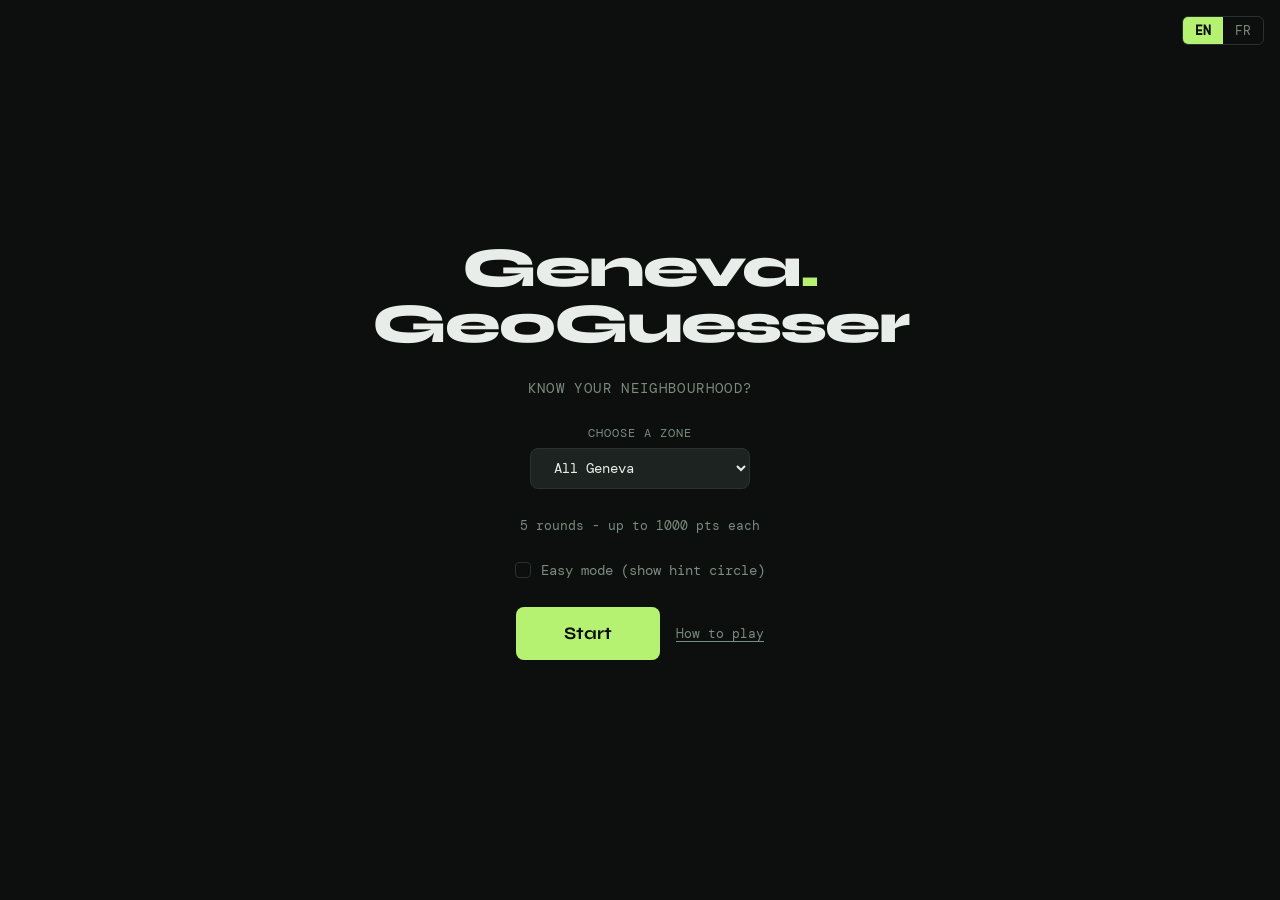
<file: index.html>
<!DOCTYPE html>
<html lang="en">
<head>
  <meta charset="UTF-8" />
  <meta name="viewport" content="width=device-width, initial-scale=1.0" />
  <title>Geneva GeoGuesser</title>
  <style>
    @import url('https://fonts.googleapis.com/css2?family=Syne:wght@400;700;800&family=DM+Mono:wght@400;500&display=swap');
    *, *::before, *::after { box-sizing: border-box; margin: 0; padding: 0; }
    :root {
      --bg: #0d0f0e; --surface: #161a18; --card: #1d2320; --border: #2a3230;
      --accent: #b6f272; --accent2: #72f2b6; --text: #e8ede9;
      --muted: #7a8c7d; --red: #f27272; --yellow: #f2d672;
    }
    body { background: var(--bg); color: var(--text); font-family: 'Syne', sans-serif; height: 100vh; overflow: hidden; display: flex; flex-direction: column; }

    /* LANG */
    .lang-toggle { position: fixed; top: 1rem; right: 1rem; display: flex; border: 1px solid var(--border); border-radius: 6px; overflow: hidden; z-index: 999; }
    .lang-btn { padding: 0.3rem 0.75rem; background: transparent; color: var(--muted); border: none; cursor: pointer; font-family: 'DM Mono', monospace; font-size: 0.8rem; transition: all 0.2s; }
    .lang-btn.active { background: var(--accent); color: #0d0f0e; font-weight: 700; }

    /* SCREENS */
    .screen { display: none; width: 100%; height: 100%; }
    .screen.active { display: flex; }

    /* START */
    #start-screen { flex-direction: column; align-items: center; justify-content: center; gap: 1.75rem; background: var(--bg); }
    .logo-mark { font-size: 3.5rem; font-weight: 800; letter-spacing: -2px; line-height: 1; text-align: center; }
    .logo-mark span { color: var(--accent); }
    .tagline { font-family: 'DM Mono', monospace; font-size: 0.85rem; color: var(--muted); letter-spacing: 0.1em; text-transform: uppercase; }
    .zone-select-wrap { display: flex; flex-direction: column; align-items: center; gap: 0.4rem; }
    .zone-select-label { font-family: 'DM Mono', monospace; font-size: 0.75rem; color: var(--muted); letter-spacing: 0.08em; text-transform: uppercase; }
    .zone-select { padding: 0.6rem 1.2rem; background: var(--card); color: var(--text); border: 1px solid var(--border); border-radius: 8px; font-family: 'DM Mono', monospace; font-size: 0.9rem; cursor: pointer; outline: none; min-width: 220px; }
    .zone-select:focus { border-color: var(--accent); }
    .rounds-label { font-family: 'DM Mono', monospace; font-size: 0.8rem; color: var(--muted); }
    .easy-toggle { display: flex; align-items: center; gap: 0.6rem; font-family: 'DM Mono', monospace; font-size: 0.85rem; color: var(--muted); cursor: pointer; user-select: none; }
    .easy-toggle input[type="checkbox"] { appearance: none; width: 16px; height: 16px; border: 1px solid var(--border); border-radius: 4px; background: transparent; cursor: pointer; position: relative; transition: background 0.2s, border-color 0.2s; }
    .easy-toggle input[type="checkbox"]:checked { background: var(--accent); border-color: var(--accent); }
    .easy-toggle input[type="checkbox"]:checked::after { content: '\2713'; position: absolute; top: -1px; left: 2px; font-size: 12px; color: #0d0f0e; font-weight: 700; }
    .start-row { display: flex; gap: 1rem; align-items: center; }
    .start-btn { padding: 1rem 3rem; background: var(--accent); color: #0d0f0e; border: none; border-radius: 8px; font-family: 'Syne', sans-serif; font-size: 1.1rem; font-weight: 700; cursor: pointer; transition: transform 0.15s, opacity 0.15s; }
    .start-btn:hover { opacity: 0.85; transform: scale(1.03); }
    .tutorial-link { font-family: 'DM Mono', monospace; font-size: 0.8rem; color: var(--muted); cursor: pointer; background: none; border: none; text-decoration: underline; text-underline-offset: 3px; transition: color 0.2s; }
    .tutorial-link:hover { color: var(--text); }

    /* TUTORIAL SCREEN */
    #tutorial-screen { flex-direction: column; align-items: center; background: var(--bg); overflow-y: auto; padding: 4rem 2rem 4rem; gap: 0; }
    .tut-inner { max-width: 640px; width: 100%; display: flex; flex-direction: column; gap: 2rem; }
    .tut-title { font-size: 2.2rem; font-weight: 800; letter-spacing: -1px; }
    .tut-title span { color: var(--accent); }
    .tut-subtitle { font-family: 'DM Mono', monospace; font-size: 0.85rem; color: var(--muted); letter-spacing: 0.1em; text-transform: uppercase; }
    .tut-steps { display: flex; flex-direction: column; gap: 1rem; }
    .tut-step { display: flex; gap: 1.25rem; align-items: flex-start; background: var(--card); border: 1px solid var(--border); border-radius: 12px; padding: 1.25rem 1.5rem; }
    .tut-step-num { font-size: 1.8rem; font-weight: 800; color: var(--accent); line-height: 1; min-width: 2rem; }
    .tut-step-body { display: flex; flex-direction: column; gap: 0.35rem; }
    .tut-step-title { font-size: 1rem; font-weight: 700; }
    .tut-step-desc { font-family: 'DM Mono', monospace; font-size: 0.82rem; color: var(--muted); line-height: 1.6; }
    .tut-scoring { background: var(--card); border: 1px solid var(--border); border-radius: 12px; padding: 1.25rem 1.5rem; display: flex; flex-direction: column; gap: 0.75rem; }
    .tut-section-title { font-size: 1rem; font-weight: 700; }
    .tut-scoring-row { display: flex; justify-content: space-between; font-family: 'DM Mono', monospace; font-size: 0.82rem; color: var(--muted); border-bottom: 1px solid var(--border); padding-bottom: 0.5rem; }
    .tut-scoring-row:last-child { border-bottom: none; padding-bottom: 0; }
    .tut-scoring-val { color: var(--accent); font-weight: 700; }
    .tut-tips { display: flex; flex-direction: column; gap: 0.6rem; }
    .tut-tip { font-family: 'DM Mono', monospace; font-size: 0.82rem; color: var(--muted); display: flex; gap: 0.75rem; }
    .tut-tip::before { content: '\2192'; color: var(--accent); flex-shrink: 0; }
    .back-btn { display: inline-flex; align-items: center; padding: 0.85rem 2.5rem; background: var(--accent); color: #0d0f0e; border: none; border-radius: 8px; font-family: 'Syne', sans-serif; font-size: 1rem; font-weight: 700; cursor: pointer; transition: opacity 0.15s; align-self: flex-start; }
    .back-btn:hover { opacity: 0.85; }

    /* GAME */
    #game-screen { flex-direction: column; position: relative; }
    #sv-container { flex: 1; width: 100%; position: relative; }
    .hud { position: absolute; top: 1rem; left: 50%; transform: translateX(-50%); display: flex; align-items: center; gap: 1.5rem; background: rgba(13,15,14,0.85); backdrop-filter: blur(8px); border: 1px solid var(--border); border-radius: 999px; padding: 0.5rem 1.5rem; z-index: 10; font-family: 'DM Mono', monospace; font-size: 0.85rem; white-space: nowrap; }
    .hud-score { color: var(--accent); font-weight: 500; }
    .hud-sep { color: var(--border); }
    .hud-round { color: var(--muted); }
    .hud-neighbourhood { color: var(--accent2); font-style: italic; }
    #map-panel { position: absolute; bottom: 1.5rem; right: 1.5rem; width: 300px; background: var(--card); border: 1px solid var(--border); border-radius: 12px; overflow: hidden; z-index: 20; transition: width 0.3s ease; box-shadow: 0 8px 32px rgba(0,0,0,0.5); }
    #map-panel:hover { width: 420px; }
    #map-panel.expanded { width: 500px; }
    #map-container { width: 100%; height: 220px; transition: height 0.3s ease; }
    #map-panel:hover #map-container { height: 300px; }
    #map-panel.expanded #map-container { height: 340px; }
    .map-footer { padding: 0.75rem 1rem; display: flex; gap: 0.75rem; align-items: center; }
    .expand-btn { background: var(--surface); border: 1px solid var(--border); border-radius: 6px; color: var(--muted); padding: 0.35rem 0.7rem; font-size: 0.75rem; cursor: pointer; font-family: 'DM Mono', monospace; transition: color 0.2s; }
    .expand-btn:hover { color: var(--text); }
    .guess-btn { flex: 1; background: var(--accent); color: #0d0f0e; border: none; border-radius: 6px; padding: 0.55rem 1rem; font-family: 'Syne', sans-serif; font-size: 0.9rem; font-weight: 700; cursor: pointer; opacity: 0.4; transition: opacity 0.2s; }
    .guess-btn.ready { opacity: 1; }
    .guess-btn.ready:hover { opacity: 0.85; }

    /* RESULT */
    #result-screen { flex-direction: column; align-items: center; justify-content: center; gap: 1.5rem; background: var(--bg); }
    .result-map-wrap { width: min(560px, 90vw); height: 300px; border-radius: 12px; overflow: hidden; border: 1px solid var(--border); }
    .result-score-box { text-align: center; }
    .result-pts { font-size: 3rem; font-weight: 800; color: var(--accent); letter-spacing: -2px; }
    .result-dist { font-family: 'DM Mono', monospace; font-size: 0.9rem; color: var(--muted); margin-top: 0.25rem; }
    .result-actions { display: flex; gap: 0.75rem; }
    .next-btn { padding: 0.75rem 2.5rem; background: var(--accent); color: #0d0f0e; border: none; border-radius: 8px; font-family: 'Syne', sans-serif; font-size: 1rem; font-weight: 700; cursor: pointer; transition: opacity 0.15s; }
    .next-btn:hover { opacity: 0.85; }

    /* FINAL */
    #final-screen { flex-direction: column; align-items: center; justify-content: center; gap: 1.75rem; background: var(--bg); }
    .final-title { font-size: 1rem; font-family: 'DM Mono', monospace; color: var(--muted); letter-spacing: 0.1em; text-transform: uppercase; }
    .final-pts { font-size: 5rem; font-weight: 800; color: var(--accent); letter-spacing: -4px; line-height: 1; }
    .final-max { font-family: 'DM Mono', monospace; color: var(--muted); font-size: 0.9rem; }
    .round-summary { display: flex; flex-direction: column; gap: 0.5rem; width: min(420px, 90vw); }
    .round-row { display: flex; justify-content: space-between; align-items: center; background: var(--card); border: 1px solid var(--border); border-radius: 8px; padding: 0.6rem 1rem; font-size: 0.9rem; }
    .round-row-label { color: var(--muted); font-family: 'DM Mono', monospace; font-size: 0.8rem; }
    .round-row-pts { color: var(--accent); font-weight: 700; }
    .play-again-btn { padding: 0.85rem 3rem; background: var(--accent); color: #0d0f0e; border: none; border-radius: 8px; font-family: 'Syne', sans-serif; font-size: 1.1rem; font-weight: 700; cursor: pointer; transition: opacity 0.15s; }
    .play-again-btn:hover { opacity: 0.85; }

    /* LOADER */
    .loader-overlay { position: absolute; inset: 0; background: var(--bg); display: flex; align-items: center; justify-content: center; z-index: 100; font-family: 'DM Mono', monospace; color: var(--muted); font-size: 0.9rem; flex-direction: column; gap: 1rem; }
    .loader-dot { width: 8px; height: 8px; background: var(--accent); border-radius: 50%; animation: pulse 1.2s infinite ease-in-out; }
    @keyframes pulse { 0%,100%{opacity:0.2} 50%{opacity:1} }
  </style>
</head>
<body>

<div class="lang-toggle">
  <button class="lang-btn active" data-lang="en" onclick="setLang('en')">EN</button>
  <button class="lang-btn" data-lang="fr" onclick="setLang('fr')">FR</button>
</div>

<!-- START -->
<div id="start-screen" class="screen active">
  <div class="logo-mark">Geneva<span>.</span><br/>GeoGuesser</div>
  <div class="tagline" id="tagline">Know your neighbourhood?</div>
  <div class="zone-select-wrap">
    <div class="zone-select-label" id="zone-select-label">Choose a zone</div>
    <select class="zone-select" id="zone-select" onchange="selectZone(this.value)">
      <option value="geneva">All Geneva</option>
      <option value="charmilles">Les Charmilles</option>
      <option value="saint-jean">Saint-Jean</option>
      <option value="plainpalais">Plainpalais</option>
      <option value="carouge">Carouge</option>
      <option value="eaux-vives">Eaux-Vives</option>
      <option value="paquis">Les Paquis</option>
      <option value="servette">Servette</option>
    </select>
  </div>
  <div class="rounds-label" id="rounds-label">5 rounds - up to 1000 pts each</div>
  <label class="easy-toggle">
    <input type="checkbox" id="easy-mode-checkbox" />
    <span id="easy-mode-label">Easy mode (show hint circle)</span>
  </label>
  <div class="start-row">
    <button class="start-btn" id="start-btn" onclick="startGame()">Start</button>
    <button class="tutorial-link" id="tutorial-link" onclick="showTutorial()">How to play</button>
  </div>
</div>

<!-- TUTORIAL -->
<div id="tutorial-screen" class="screen">
  <div class="tut-inner">
    <div>
      <div class="tut-title">Geneva<span>.</span> GeoGuesser</div>
      <div class="tut-subtitle" id="tut-subtitle">How to play</div>
    </div>
    <div class="tut-steps" id="tut-steps"></div>
    <div class="tut-scoring">
      <div class="tut-section-title" id="tut-scoring-title">Scoring</div>
      <div class="tut-scoring-row"><span id="sr1">Spot on (0-50 m)</span><span class="tut-scoring-val">1000 pts</span></div>
      <div class="tut-scoring-row"><span id="sr2">Close (50-500 m)</span><span class="tut-scoring-val">500-950 pts</span></div>
      <div class="tut-scoring-row"><span id="sr3">Far (500-3000 m)</span><span class="tut-scoring-val">0-500 pts</span></div>
      <div class="tut-scoring-row"><span id="sr4">Over 3 km away</span><span class="tut-scoring-val">0 pts</span></div>
    </div>
    <div class="tut-tips">
      <div class="tut-section-title" id="tut-tips-title">Tips</div>
      <div id="tut-tips-list"></div>
    </div>
    <button class="back-btn" id="back-btn" onclick="showScreen('start-screen')">Back to menu</button>
  </div>
</div>

<!-- GAME -->
<div id="game-screen" class="screen">
  <div id="sv-container">
    <div class="loader-overlay" id="sv-loader">
      <div class="loader-dot"></div>
      <span id="sv-loader-text">Loading Street View...</span>
    </div>
  </div>
  <div class="hud">
    <span class="hud-score"><span id="hud-score-label">Score:</span> <span id="hud-score-val">0</span></span>
    <span class="hud-sep">|</span>
    <span class="hud-round"><span id="hud-round-label">Round</span> <span id="hud-round-val">1</span>/5</span>
    <span class="hud-sep">|</span>
    <span class="hud-neighbourhood" id="hud-neighbourhood">-</span>
  </div>
  <div id="map-panel">
    <div id="map-container"></div>
    <div class="map-footer">
      <button class="expand-btn" onclick="toggleMap()">&#x2922;</button>
      <button class="guess-btn" id="guess-btn" onclick="submitGuess()">Place your guess</button>
    </div>
  </div>
</div>

<!-- RESULT -->
<div id="result-screen" class="screen">
  <div class="result-map-wrap">
    <div id="result-map" style="width:100%;height:100%"></div>
  </div>
  <div class="result-score-box">
    <div class="result-pts" id="result-pts">0</div>
    <div class="result-dist" id="result-dist">- m away</div>
  </div>
  <div class="result-actions">
    <button class="next-btn" id="next-btn" onclick="nextRound()">Next round</button>
  </div>
</div>

<!-- FINAL -->
<div id="final-screen" class="screen">
  <div class="final-title" id="final-title">Final score</div>
  <div class="final-pts" id="final-pts">0</div>
  <div class="final-max" id="final-max">out of 5000</div>
  <div class="round-summary" id="round-summary"></div>
  <button class="play-again-btn" id="play-again-btn" onclick="resetGame()">Play again</button>
</div>

<script>
// ---- ZONES ----
const ZONES = {
  geneva: {
    name: { en: 'All Geneva', fr: 'Tout Geneve' },
    center: { lat: 46.2020, lng: 6.1450 }, zoom: 13, boundary: null,
    points: [
      // one point from each neighbourhood, all verified inside their boundaries
      { lat: 46.2096, lng: 6.1287 }, { lat: 46.2068, lng: 6.1260 },
      { lat: 46.2142, lng: 6.1295 }, { lat: 46.2118, lng: 6.1512 },
      { lat: 46.2023, lng: 6.1548 }, { lat: 46.1985, lng: 6.1420 },
      { lat: 46.1816, lng: 6.1396 }, { lat: 46.2068, lng: 6.1428 },
      { lat: 46.2005, lng: 6.1318 }, { lat: 46.1945, lng: 6.1598 },
      { lat: 46.2082, lng: 6.1398 }, { lat: 46.1972, lng: 6.1348 },
      { lat: 46.2080, lng: 6.1670 }, { lat: 46.2190, lng: 6.1480 },
      { lat: 46.2130, lng: 6.1235 }, { lat: 46.2060, lng: 6.1400 },
      { lat: 46.1918, lng: 6.1455 }, { lat: 46.2115, lng: 6.1520 },
      { lat: 46.2035, lng: 6.1542 }, { lat: 46.1880, lng: 6.1515 },
    ],
  },
  charmilles: {
    name: { en: 'Les Charmilles', fr: 'Les Charmilles' },
    center: { lat: 46.2096, lng: 6.1287 },
    zoom: 15,
    boundary: [
      { lat: 46.2149, lng: 6.1198 },
      { lat: 46.2147, lng: 6.1238 },
      { lat: 46.2142, lng: 6.1285 },
      { lat: 46.2132, lng: 6.1330 },
      { lat: 46.2114, lng: 6.1360 },
      { lat: 46.2089, lng: 6.1372 },
      { lat: 46.2057, lng: 6.1365 },
      { lat: 46.2034, lng: 6.1344 },
      { lat: 46.2018, lng: 6.1309 },
      { lat: 46.2017, lng: 6.1262 },
      { lat: 46.2026, lng: 6.1224 },
      { lat: 46.2047, lng: 6.1197 },
      { lat: 46.2082, lng: 6.1187 },
      { lat: 46.2117, lng: 6.1188 },
      { lat: 46.2149, lng: 6.1198 },
    ],
    points: [
      { lat: 46.2096, lng: 6.1287 }, { lat: 46.2110, lng: 6.1310 },
      { lat: 46.2075, lng: 6.1330 }, { lat: 46.2130, lng: 6.1270 },
      { lat: 46.2055, lng: 6.1295 }, { lat: 46.2140, lng: 6.1230 },
      { lat: 46.2085, lng: 6.1250 }, { lat: 46.2120, lng: 6.1350 },
      { lat: 46.2045, lng: 6.1310 }, { lat: 46.2100, lng: 6.1210 },
      { lat: 46.2065, lng: 6.1265 }, { lat: 46.2030, lng: 6.1280 },
    ],
  },
  'saint-jean': {
    name: { en: 'Saint-Jean', fr: 'Saint-Jean' },
    center: { lat: 46.2068, lng: 6.1260 },
    zoom: 15,
    boundary: [
      { lat: 46.2122, lng: 6.1187 },
      { lat: 46.2130, lng: 6.1235 },
      { lat: 46.2125, lng: 6.1287 },
      { lat: 46.2105, lng: 6.1321 },
      { lat: 46.2069, lng: 6.1335 },
      { lat: 46.2030, lng: 6.1323 },
      { lat: 46.2008, lng: 6.1289 },
      { lat: 46.2005, lng: 6.1241 },
      { lat: 46.2020, lng: 6.1202 },
      { lat: 46.2050, lng: 6.1185 },
      { lat: 46.2090, lng: 6.1180 },
      { lat: 46.2122, lng: 6.1187 },
    ],
    points: [
      { lat: 46.2068, lng: 6.1260 }, { lat: 46.2090, lng: 6.1235 },
      { lat: 46.2110, lng: 6.1270 }, { lat: 46.2055, lng: 6.1240 },
      { lat: 46.2080, lng: 6.1295 }, { lat: 46.2100, lng: 6.1215 },
      { lat: 46.2040, lng: 6.1270 }, { lat: 46.2115, lng: 6.1250 },
      { lat: 46.2070, lng: 6.1310 }, { lat: 46.2030, lng: 6.1255 },
      { lat: 46.2095, lng: 6.1300 }, { lat: 46.2050, lng: 6.1215 },
    ],
  },
  plainpalais: {
    name: { en: 'Plainpalais', fr: 'Plainpalais' },
    center: { lat: 46.1985, lng: 6.1420 },
    zoom: 15,
    boundary: [
      { lat: 46.2045, lng: 6.1335 },
      { lat: 46.2060, lng: 6.1400 },
      { lat: 46.2058, lng: 6.1485 },
      { lat: 46.2035, lng: 6.1542 },
      { lat: 46.1998, lng: 6.1565 },
      { lat: 46.1955, lng: 6.1560 },
      { lat: 46.1915, lng: 6.1520 },
      { lat: 46.1900, lng: 6.1455 },
      { lat: 46.1908, lng: 6.1380 },
      { lat: 46.1935, lng: 6.1340 },
      { lat: 46.1985, lng: 6.1325 },
      { lat: 46.2045, lng: 6.1335 },
    ],
    points: [
      { lat: 46.1985, lng: 6.1420 }, { lat: 46.2005, lng: 6.1390 },
      { lat: 46.2025, lng: 6.1450 }, { lat: 46.1965, lng: 6.1430 },
      { lat: 46.2010, lng: 6.1480 }, { lat: 46.1950, lng: 6.1460 },
      { lat: 46.2040, lng: 6.1420 }, { lat: 46.1975, lng: 6.1395 },
      { lat: 46.2030, lng: 6.1380 }, { lat: 46.1990, lng: 6.1510 },
      { lat: 46.1935, lng: 6.1420 }, { lat: 46.2050, lng: 6.1460 },
    ],
  },
  carouge: {
    name: { en: 'Carouge', fr: 'Carouge' },
    center: { lat: 46.1816, lng: 6.1396 },
    zoom: 15,
    boundary: [
      { lat: 46.1895, lng: 6.1295 },
      { lat: 46.1920, lng: 6.1360 },
      { lat: 46.1918, lng: 6.1455 },
      { lat: 46.1880, lng: 6.1515 },
      { lat: 46.1820, lng: 6.1540 },
      { lat: 46.1760, lng: 6.1525 },
      { lat: 46.1718, lng: 6.1470 },
      { lat: 46.1705, lng: 6.1395 },
      { lat: 46.1720, lng: 6.1325 },
      { lat: 46.1765, lng: 6.1280 },
      { lat: 46.1830, lng: 6.1270 },
      { lat: 46.1895, lng: 6.1295 },
    ],
    points: [
      { lat: 46.1850, lng: 6.1400 }, { lat: 46.1870, lng: 6.1430 },
      { lat: 46.1820, lng: 6.1420 }, { lat: 46.1880, lng: 6.1460 },
      { lat: 46.1800, lng: 6.1390 }, { lat: 46.1855, lng: 6.1350 },
      { lat: 46.1890, lng: 6.1395 }, { lat: 46.1760, lng: 6.1410 },
      { lat: 46.1840, lng: 6.1460 }, { lat: 46.1775, lng: 6.1370 },
      { lat: 46.1830, lng: 6.1490 }, { lat: 46.1810, lng: 6.1345 },
    ],
  },
  'eaux-vives': {
    name: { en: 'Eaux-Vives', fr: 'Eaux-Vives' },
    center: { lat: 46.2023, lng: 6.1548 },
    zoom: 15,
    boundary: [
      { lat: 46.2090, lng: 6.1450 },
      { lat: 46.2115, lng: 6.1520 },
      { lat: 46.2112, lng: 6.1610 },
      { lat: 46.2080, lng: 6.1670 },
      { lat: 46.2030, lng: 6.1695 },
      { lat: 46.1975, lng: 6.1680 },
      { lat: 46.1935, lng: 6.1630 },
      { lat: 46.1920, lng: 6.1555 },
      { lat: 46.1935, lng: 6.1485 },
      { lat: 46.1980, lng: 6.1445 },
      { lat: 46.2040, lng: 6.1438 },
      { lat: 46.2090, lng: 6.1450 },
    ],
    points: [
      { lat: 46.2023, lng: 6.1548 }, { lat: 46.2060, lng: 6.1580 },
      { lat: 46.2045, lng: 6.1620 }, { lat: 46.2080, lng: 6.1560 },
      { lat: 46.2020, lng: 6.1610 }, { lat: 46.2070, lng: 6.1640 },
      { lat: 46.1990, lng: 6.1560 }, { lat: 46.2055, lng: 6.1660 },
      { lat: 46.1970, lng: 6.1610 }, { lat: 46.2030, lng: 6.1490 },
      { lat: 46.2085, lng: 6.1610 }, { lat: 46.1960, lng: 6.1560 },
    ],
  },
  paquis: {
    name: { en: 'Les Paquis', fr: 'Les Paquis' },
    center: { lat: 46.2118, lng: 6.1512 },
    zoom: 15,
    boundary: [
      { lat: 46.2175, lng: 6.1425 },
      { lat: 46.2190, lng: 6.1480 },
      { lat: 46.2188, lng: 6.1555 },
      { lat: 46.2160, lng: 6.1605 },
      { lat: 46.2120, lng: 6.1625 },
      { lat: 46.2078, lng: 6.1610 },
      { lat: 46.2055, lng: 6.1565 },
      { lat: 46.2050, lng: 6.1495 },
      { lat: 46.2065, lng: 6.1445 },
      { lat: 46.2100, lng: 6.1418 },
      { lat: 46.2145, lng: 6.1412 },
      { lat: 46.2175, lng: 6.1425 },
    ],
    points: [
      { lat: 46.2118, lng: 6.1512 }, { lat: 46.2140, lng: 6.1480 },
      { lat: 46.2155, lng: 6.1530 }, { lat: 46.2100, lng: 6.1490 },
      { lat: 46.2130, lng: 6.1560 }, { lat: 46.2080, lng: 6.1520 },
      { lat: 46.2160, lng: 6.1490 }, { lat: 46.2090, lng: 6.1555 },
      { lat: 46.2145, lng: 6.1560 }, { lat: 46.2110, lng: 6.1445 },
      { lat: 46.2170, lng: 6.1455 }, { lat: 46.2075, lng: 6.1480 },
    ],
  },
  servette: {
    name: { en: 'Servette', fr: 'Servette' },
    center: { lat: 46.2142, lng: 6.1295 },
    zoom: 15,
    boundary: [
      { lat: 46.2210, lng: 6.1205 },
      { lat: 46.2230, lng: 6.1265 },
      { lat: 46.2225, lng: 6.1345 },
      { lat: 46.2190, lng: 6.1395 },
      { lat: 46.2140, lng: 6.1415 },
      { lat: 46.2085, lng: 6.1400 },
      { lat: 46.2055, lng: 6.1355 },
      { lat: 46.2050, lng: 6.1280 },
      { lat: 46.2068, lng: 6.1225 },
      { lat: 46.2105, lng: 6.1195 },
      { lat: 46.2160, lng: 6.1190 },
      { lat: 46.2210, lng: 6.1205 },
    ],
    points: [
      { lat: 46.2142, lng: 6.1295 }, { lat: 46.2170, lng: 6.1260 },
      { lat: 46.2185, lng: 6.1330 }, { lat: 46.2120, lng: 6.1260 },
      { lat: 46.2160, lng: 6.1370 }, { lat: 46.2090, lng: 6.1310 },
      { lat: 46.2200, lng: 6.1285 }, { lat: 46.2110, lng: 6.1370 },
      { lat: 46.2075, lng: 6.1340 }, { lat: 46.2195, lng: 6.1360 },
      { lat: 46.2130, lng: 6.1400 }, { lat: 46.2080, lng: 6.1270 },
    ],
  },
};

// ---- TRANSLATIONS ----
const T = {
  en: {
    tagline: 'Know your neighbourhood?',
    chooseZone: 'Choose a zone',
    rounds: '5 rounds - up to 1000 pts each',
    easyMode: 'Easy mode (show hint circle)',
    startBtn: 'Start',
    tutorialLink: 'How to play',
    score: 'Score',
    round: 'Round',
    placeGuess: 'Place your guess',
    nextRound: 'Next round',
    seeResults: 'See results',
    finalScore: 'Final score',
    outOf: 'out of 5000',
    playAgain: 'Play again',
    mAway: 'm away',
    kmAway: 'km away',
    mOff: 'm off',
    kmOff: 'km off',
    loading: 'Loading Street View...',
    backBtn: 'Back to menu',
    tutSubtitle: 'How to play',
    scoringTitle: 'Scoring',
    tipsTitle: 'Tips',
    sr1: 'Spot on (0-50 m)', sr2: 'Close (50-500 m)', sr3: 'Far (500-3000 m)', sr4: 'Over 3 km away',
    steps: [
      { title: 'Choose your zone', desc: 'Pick a neighbourhood or go for All Geneva for a wider challenge.' },
      { title: 'Look around in Street View', desc: 'Drag to look around, click the arrows to walk through the streets.' },
      { title: 'Find your location', desc: 'Use signs, architecture and landmarks. Check the mini-map for neighbourhood boundary outlines.' },
      { title: 'Place your guess', desc: 'Click the mini-map bottom right to drop your pin. Hover to expand it. Then click Place your guess.' },
      { title: 'See your score', desc: 'Closer = more points. Up to 1000 per round, 5000 total.' },
      { title: 'Easy mode', desc: 'Enable Easy mode on the start screen for a yellow hint circle showing roughly where you are.' },
    ],
    tips: [
      'Look for street name signs - Geneva streets are well labelled.',
      'Architecture style changes between neighbourhoods.',
      'The Rhone and Arve rivers are great landmarks.',
      'Tram lines and bus stops often show the neighbourhood name.',
      'Hover over the mini-map to expand it before guessing.',
    ],
  },
  fr: {
    tagline: 'Tu connais ton quartier ?',
    chooseZone: 'Choisir une zone',
    rounds: '5 manches - jusqu\'a 1000 pts chacune',
    easyMode: 'Mode facile (afficher un indice)',
    startBtn: 'Commencer',
    tutorialLink: 'Comment jouer',
    score: 'Score',
    round: 'Manche',
    placeGuess: 'Placer ma reponse',
    nextRound: 'Manche suivante',
    seeResults: 'Voir les resultats',
    finalScore: 'Score final',
    outOf: 'sur 5000',
    playAgain: 'Rejouer',
    mAway: 'm de distance',
    kmAway: 'km de distance',
    mOff: 'm d\'ecart',
    kmOff: 'km d\'ecart',
    loading: 'Chargement Street View...',
    backBtn: 'Retour au menu',
    tutSubtitle: 'Comment jouer',
    scoringTitle: 'Systeme de points',
    tipsTitle: 'Conseils',
    sr1: 'Parfait (0-50 m)', sr2: 'Proche (50-500 m)', sr3: 'Loin (500-3000 m)', sr4: 'Plus de 3 km',
    steps: [
      { title: 'Choisir une zone', desc: 'Selectionne un quartier ou Tout Geneve pour un defi plus large.' },
      { title: 'Explorer Street View', desc: 'Fais glisser pour regarder, clique sur les fleches pour te deplacer.' },
      { title: 'Trouver ta position', desc: 'Utilise les panneaux, l\'architecture et les monuments. Regarde la mini-carte pour les contours du quartier.' },
      { title: 'Placer ta reponse', desc: 'Clique sur la mini-carte en bas a droite. Passe la souris pour l\'agrandir. Puis clique sur Placer ma reponse.' },
      { title: 'Voir ton score', desc: 'Plus tu es proche, plus tu marques de points. Jusqu\'a 1000 par manche, 5000 au total.' },
      { title: 'Mode facile', desc: 'Active le mode facile sur l\'ecran de demarrage pour un cercle jaune indicatif.' },
    ],
    tips: [
      'Cherche les plaques de rue - Geneve est bien indiquee.',
      'Le style architectural change selon les quartiers.',
      'Le Rhone et l\'Arve sont de bons reperes.',
      'Les lignes de tram portent souvent le nom du quartier.',
      'Agrandis la mini-carte en passant la souris dessus.',
    ],
  },
};

// ---- STATE ----
const API_KEY = 'AIzaSyBrPkaMdcHsp7t-1RbDYzQQXOFYrsEQmb8';
const TOTAL_ROUNDS = 5;
const MAX_SCORE_PER_ROUND = 1000;
const MAX_DIST_M = 3000;

let lang = 'en';
let currentZone = 'geneva';
let round = 0;
let totalScore = 0;
let roundScores = [];
let roundLocations = [];
let actualSvPositions = [];
let guessMarker = null;
let guessLatLng = null;
let panorama = null;
let guessMap = null;
let resultMap = null;
let mapsReady = false;
let easyMode = false;
let hintCircle = null;
let neighbourhoodPolygon = null;
let allNeighbourhoodPolygons = [];
let resultPolygons = [];

// ---- LANG ----
function setLang(l) {
  lang = l;
  document.querySelectorAll('.lang-btn').forEach(b => b.classList.toggle('active', b.dataset.lang === l));
  applyTranslations();
}

function t(key) { return T[lang][key] || key; }

function applyTranslations() {
  document.getElementById('tagline').textContent = t('tagline');
  document.getElementById('zone-select-label').textContent = t('chooseZone');
  document.getElementById('rounds-label').textContent = t('rounds');
  document.getElementById('easy-mode-label').textContent = t('easyMode');
  document.getElementById('start-btn').textContent = t('startBtn');
  document.getElementById('tutorial-link').textContent = t('tutorialLink');
  document.getElementById('play-again-btn').textContent = t('playAgain');
  document.getElementById('final-title').textContent = t('finalScore');
  document.getElementById('final-max').textContent = t('outOf');
  document.getElementById('sv-loader-text').textContent = t('loading');
  document.getElementById('hud-score-label').textContent = t('score') + ':';
  document.getElementById('hud-round-label').textContent = t('round');
  document.getElementById('guess-btn').textContent = t('placeGuess');
  document.getElementById('tut-subtitle').textContent = t('tutSubtitle');
  document.getElementById('tut-scoring-title').textContent = t('scoringTitle');
  document.getElementById('tut-tips-title').textContent = t('tipsTitle');
  document.getElementById('back-btn').textContent = t('backBtn');
  document.getElementById('sr1').textContent = t('sr1');
  document.getElementById('sr2').textContent = t('sr2');
  document.getElementById('sr3').textContent = t('sr3');
  document.getElementById('sr4').textContent = t('sr4');
  const isLast = round === TOTAL_ROUNDS - 1;
  document.getElementById('next-btn').textContent = isLast ? t('seeResults') : t('nextRound');
  const sel = document.getElementById('zone-select');
  Array.from(sel.options).forEach(opt => {
    if (ZONES[opt.value]) opt.textContent = ZONES[opt.value].name[lang];
  });
  renderTutorialContent();
}

function renderTutorialContent() {
  const d = T[lang];
  document.getElementById('tut-steps').innerHTML = d.steps.map((s, i) => `
    <div class="tut-step">
      <div class="tut-step-num">${i + 1}</div>
      <div class="tut-step-body">
        <div class="tut-step-title">${s.title}</div>
        <div class="tut-step-desc">${s.desc}</div>
      </div>
    </div>`).join('');
  document.getElementById('tut-tips-list').innerHTML = d.tips.map(tip =>
    `<div class="tut-tip">${tip}</div>`).join('');
}

// ---- UTILS ----
function selectZone(zone) { currentZone = zone; }

function showScreen(id) {
  document.querySelectorAll('.screen').forEach(s => s.classList.remove('active'));
  document.getElementById(id).classList.add('active');
}

function showTutorial() {
  renderTutorialContent();
  showScreen('tutorial-screen');
}

function haversineDistance(a, b) {
  const R = 6371000;
  const dLat = (b.lat - a.lat) * Math.PI / 180;
  const dLng = (b.lng - a.lng) * Math.PI / 180;
  const sa = Math.sin(dLat/2)**2 + Math.cos(a.lat*Math.PI/180)*Math.cos(b.lat*Math.PI/180)*Math.sin(dLng/2)**2;
  return R * 2 * Math.asin(Math.sqrt(sa));
}

function scoreFromDistance(dist) {
  if (dist >= MAX_DIST_M) return 0;
  return Math.round(MAX_SCORE_PER_ROUND * (1 - dist / MAX_DIST_M));
}

function shuffle(arr) {
  const a = [...arr];
  for (let i = a.length - 1; i > 0; i--) {
    const j = Math.floor(Math.random() * (i + 1));
    [a[i], a[j]] = [a[j], a[i]];
  }
  return a;
}

// ---- MAPS ----
function loadMapsAPI() {
  return new Promise(resolve => {
    if (window.google && window.google.maps) { resolve(); return; }
    window.__mapsCallback = resolve;
    const s = document.createElement('script');
    s.src = 'https://maps.googleapis.com/maps/api/js?key=' + API_KEY + '&callback=__mapsCallback';
    s.async = true;
    document.head.appendChild(s);
  });
}

function findStreetView(latlng) {
  return new Promise((resolve, reject) => {
    new google.maps.StreetViewService().getPanorama({
      location: latlng, radius: 200,
      source: google.maps.StreetViewSource.OUTDOOR,
    }, (data, status) => {
      status === google.maps.StreetViewStatus.OK ? resolve(data.location.latLng) : reject();
    });
  });
}

// ---- GAME ----
async function startGame() {
  if (!mapsReady) { await loadMapsAPI(); mapsReady = true; }
  easyMode = document.getElementById('easy-mode-checkbox').checked;
  currentZone = document.getElementById('zone-select').value;
  round = 0; totalScore = 0; roundScores = []; actualSvPositions = [];
  roundLocations = shuffle(ZONES[currentZone].points).slice(0, TOTAL_ROUNDS);
  showScreen('game-screen');
  await loadRound();
}

async function loadRound() {
  document.getElementById('sv-loader').style.display = 'flex';
  document.getElementById('hud-round-val').textContent = round + 1;
  document.getElementById('hud-score-val').textContent = totalScore;
  document.getElementById('hud-neighbourhood').textContent = ZONES[currentZone].name[lang];
  document.getElementById('next-btn').textContent = round === TOTAL_ROUNDS - 1 ? t('seeResults') : t('nextRound');
  guessLatLng = null;
  const btn = document.getElementById('guess-btn');
  btn.classList.remove('ready');
  btn.textContent = t('placeGuess');

  const target = roundLocations[round];
  let svPos;
  try { svPos = await findStreetView(target); }
  catch {
    const fb = ZONES[currentZone].points[(round + 3) % ZONES[currentZone].points.length];
    svPos = await findStreetView(fb).catch(() => new google.maps.LatLng(target.lat, target.lng));
  }
  // Store actual SV position for accurate scoring
  actualSvPositions[round] = { lat: svPos.lat(), lng: svPos.lng() };

  if (!panorama) {
    panorama = new google.maps.StreetViewPanorama(document.getElementById('sv-container'), {
      position: svPos, addressControl: false, fullscreenControl: false,
      showRoadLabels: false, linksControl: true, enableCloseButton: false,
      motionTracking: false, motionTrackingControl: false,
    });
  } else {
    panorama.setPosition(svPos);
    panorama.setPov({ heading: Math.random() * 360, pitch: 0 });
  }

  const zone = ZONES[currentZone];
  if (!guessMap) {
    guessMap = new google.maps.Map(document.getElementById('map-container'), {
      center: zone.center, zoom: zone.zoom,
      disableDefaultUI: true, zoomControl: true,
      gestureHandling: 'greedy', mapTypeId: 'hybrid',
    });
    guessMap.addListener('click', e => placeGuessMarker(e.latLng));
    document.getElementById('map-panel').addEventListener('mouseenter', () => {
      setTimeout(() => google.maps.event.trigger(guessMap, 'resize'), 50);
    });
  } else {
    guessMap.setCenter(zone.center); guessMap.setZoom(zone.zoom);
    if (guessMarker) { guessMarker.setMap(null); guessMarker = null; }
    if (hintCircle) { hintCircle.setMap(null); hintCircle = null; }
    if (neighbourhoodPolygon) { neighbourhoodPolygon.setMap(null); neighbourhoodPolygon = null; }
  }

  if (easyMode) {
    const oLat = (Math.random() - 0.5) * 0.004;
    const oLng = (Math.random() - 0.5) * 0.004;
    hintCircle = new google.maps.Circle({
      center: { lat: target.lat + oLat, lng: target.lng + oLng },
      radius: 400, map: guessMap,
      strokeColor: '#f2d672', strokeOpacity: 0.8, strokeWeight: 2,
      fillColor: '#f2d672', fillOpacity: 0.1, clickable: false,
    });
  }

  document.getElementById('sv-loader').style.display = 'none';
}

function placeGuessMarker(latLng) {
  if (guessMarker) guessMarker.setMap(null);
  guessMarker = new google.maps.Marker({
    position: latLng, map: guessMap,
    icon: { path: google.maps.SymbolPath.CIRCLE, scale: 9, fillColor: '#b6f272', fillOpacity: 1, strokeColor: '#0d0f0e', strokeWeight: 2 }
  });
  guessLatLng = latLng;
  const btn = document.getElementById('guess-btn');
  btn.classList.add('ready');
  btn.textContent = t('placeGuess');
}

function toggleMap() {
  document.getElementById('map-panel').classList.toggle('expanded');
  google.maps.event.trigger(guessMap, 'resize');
}

async function submitGuess() {
  if (!guessLatLng) return;
  // Score against actual Street View position (fixes 100m offset)
  const svPos = actualSvPositions[round];
  const dist = haversineDistance(
    { lat: guessLatLng.lat(), lng: guessLatLng.lng() }, svPos
  );
  const pts = scoreFromDistance(dist);
  totalScore += pts;
  roundScores.push({ dist, pts, round: round + 1 });
  showScreen('result-screen');

  document.getElementById('result-map').innerHTML = '';
  resultMap = new google.maps.Map(document.getElementById('result-map'), {
    disableDefaultUI: true, gestureHandling: 'none', mapTypeId: 'hybrid',
  });

  const tLatLng = new google.maps.LatLng(svPos.lat, svPos.lng);
  const bounds = new google.maps.LatLngBounds();
  bounds.extend(tLatLng); bounds.extend(guessLatLng);
  resultMap.fitBounds(bounds, 60);

  new google.maps.Marker({ position: tLatLng, map: resultMap,
    icon: { path: google.maps.SymbolPath.CIRCLE, scale: 11, fillColor: '#f27272', fillOpacity: 1, strokeColor: '#fff', strokeWeight: 2 }
  });
  new google.maps.Marker({ position: guessLatLng, map: resultMap,
    icon: { path: google.maps.SymbolPath.CIRCLE, scale: 9, fillColor: '#b6f272', fillOpacity: 1, strokeColor: '#0d0f0e', strokeWeight: 2 }
  });
  new google.maps.Polyline({ path: [guessLatLng, tLatLng], map: resultMap, strokeColor: '#ffffff', strokeOpacity: 0.5, strokeWeight: 2 });

  document.getElementById('result-pts').textContent = '+' + pts;
  document.getElementById('result-dist').textContent = dist < 1000
    ? Math.round(dist) + ' ' + t('mAway')
    : (dist / 1000).toFixed(2) + ' ' + t('kmAway');
  document.getElementById('next-btn').textContent = round === TOTAL_ROUNDS - 1 ? t('seeResults') : t('nextRound');
}

function nextRound() {
  round++;
  if (round >= TOTAL_ROUNDS) { showFinal(); }
  else {
    showScreen('game-screen');
    resultMap = null;
    document.getElementById('result-map').innerHTML = '';
    loadRound();
  }
}

function showFinal() {
  document.getElementById('final-pts').textContent = totalScore;
  document.getElementById('final-title').textContent = t('finalScore');
  document.getElementById('final-max').textContent = t('outOf');
  document.getElementById('play-again-btn').textContent = t('playAgain');
  const summary = document.getElementById('round-summary');
  summary.innerHTML = roundScores.map(r => {
    const d = r.dist < 1000 ? Math.round(r.dist) + ' ' + t('mOff') : (r.dist/1000).toFixed(1) + ' ' + t('kmOff');
    return `<div class="round-row">
      <span class="round-row-label">${t('round')} ${r.round}</span>
      <span style="color:var(--muted);font-size:0.8rem;font-family:'DM Mono',monospace">${d}</span>
      <span class="round-row-pts">+${r.pts}</span>
    </div>`;
  }).join('');
  showScreen('final-screen');
}

function resetGame() {
  panorama = null; guessMap = null; resultMap = null;
  guessMarker = null; hintCircle = null; neighbourhoodPolygon = null;
  clearPolygons(allNeighbourhoodPolygons); clearPolygons(resultPolygons);
  document.getElementById('sv-container').innerHTML = '<div class="loader-overlay" id="sv-loader"><div class="loader-dot"></div><span id="sv-loader-text">' + t('loading') + '</span></div>';
  document.getElementById('map-container').innerHTML = '';
  document.getElementById('result-map').innerHTML = '';
  showScreen('start-screen');
}

// Init tutorial content on load
renderTutorialContent();
</script>
</body>
</html>
</file>
